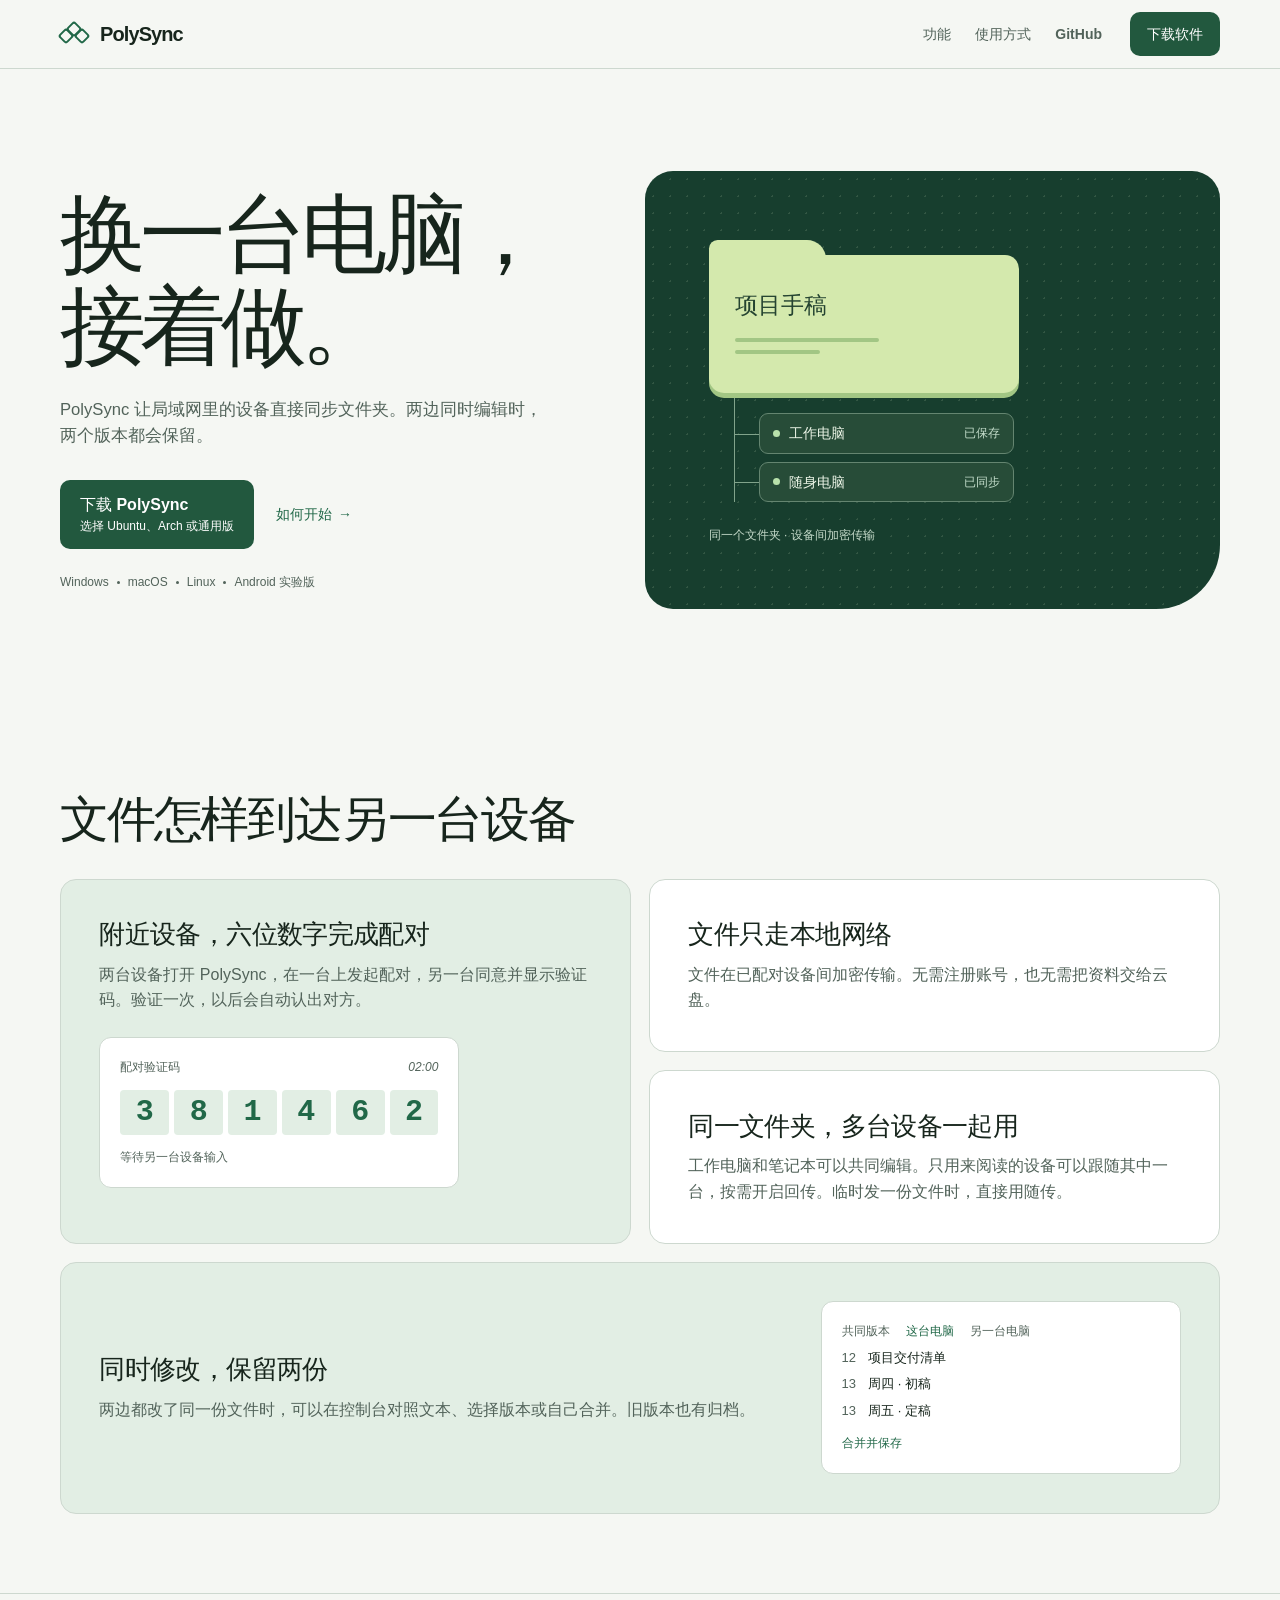
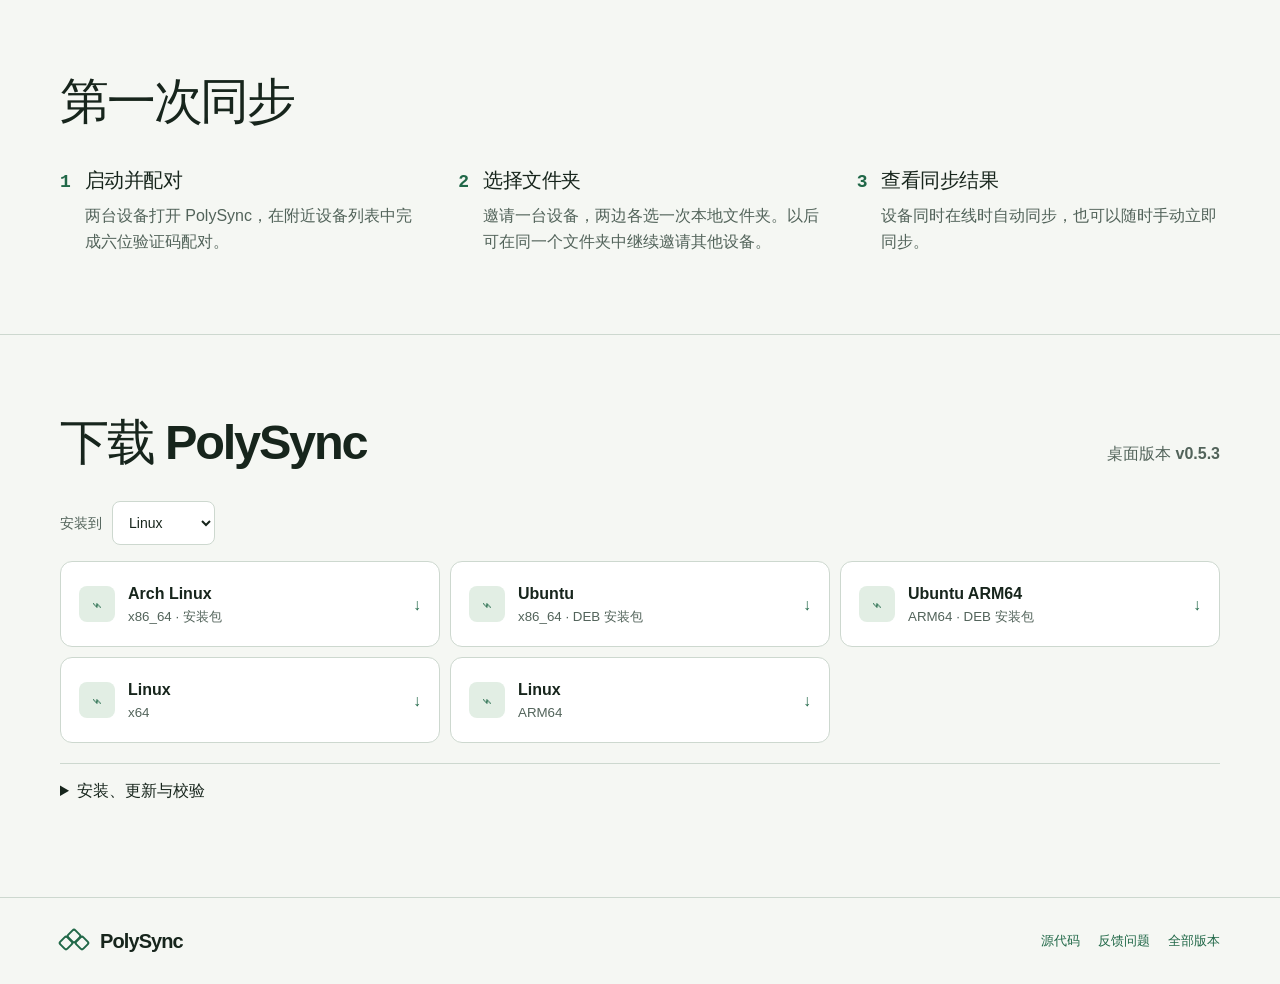
<file: site/index.html>
<!doctype html>
<html lang="zh-CN">
<head>
  <meta charset="utf-8">
  <meta name="viewport" content="width=device-width, initial-scale=1">
  <meta name="description" content="PolySync 是安全、自动、跨平台的局域网文件同步工具。">
  <meta name="color-scheme" content="light dark">
  <meta name="theme-color" media="(prefers-color-scheme: light)" content="#f5f7f3">
  <meta name="theme-color" media="(prefers-color-scheme: dark)" content="#111a15">
  <title>PolySync — 让文件自然抵达每台设备</title>
  <link rel="icon" href="./favicon.svg" type="image/svg+xml">
  <link rel="stylesheet" href="./styles.css">
</head>
<body>
  <a class="skip" href="#downloads">跳到下载</a>
  <header class="nav-wrap">
    <nav class="nav shell" aria-label="主导航">
      <a class="brand" href="#top" aria-label="PolySync 首页">
        <span class="brand-mark" aria-hidden="true"><i></i><i></i><i></i></span>
        <span>PolySync</span>
      </a>
      <div class="nav-links">
        <a href="#features">功能</a>
        <a href="#how-it-works">使用方式</a>
        <a class="nav-github" href="https://github.com/Leoforever123/Polysync" target="_blank" rel="noreferrer">GitHub</a>
      </div>
      <a class="button small nav-download" href="#downloads">下载软件</a>
    </nav>
  </header>

  <main id="top">
    <section class="hero shell">
      <div class="hero-copy">

        <h1>换一台电脑，<br>接着做。</h1>
        <p>PolySync 让局域网里的设备直接同步文件夹。两边同时编辑时，两个版本都会保留。</p>
        <div class="hero-actions">
          <a class="button primary" id="recommended-download" href="#downloads">
            <span>下载 PolySync</span>
            <small id="recommended-label">选择你的平台</small>
          </a>
          <a class="text-link" href="#how-it-works">如何开始 <span aria-hidden="true">→</span></a>
        </div>
        <div class="platform-line" aria-label="支持的平台">
          <span>Windows</span><i></i><span>macOS</span><i></i><span>Linux</span><i></i><span>Android 实验版</span>
        </div>
      </div>

      <figure class="hero-visual" aria-label="文件夹同步示意">
        <div class="folder-cover" aria-hidden="true"><span>项目手稿</span><i></i><i></i></div>
        <div class="device-track">
          <div class="device"><i class="device-dot"></i><span>工作电脑</span><small>已保存</small></div>
          <div class="device"><i class="device-dot"></i><span>随身电脑</span><small>已同步</small></div>
        </div>
        <figcaption>同一个文件夹 · 设备间加密传输</figcaption>
      </figure>
    </section>

    <section class="section shell" id="features">
      <div class="section-heading">
        <h2>文件怎样到达另一台设备</h2>
      </div>
      <div class="feature-grid">
        <article class="feature feature-wide green-card">
          <div class="feature-copy">
            <h3>附近设备，六位数字完成配对</h3>
            <p>两台设备打开 PolySync，在一台上发起配对，另一台同意并显示验证码。验证一次，以后会自动认出对方。</p>
          </div>
          <div class="pairing-demo" aria-hidden="true">
            <div class="pair-top"><span>配对验证码</span><i>02:00</i></div>
            <div class="pair-code"><b>3</b><b>8</b><b>1</b><b>4</b><b>6</b><b>2</b></div>
            <div class="pair-note"><span></span> 等待另一台设备输入</div>
          </div>
        </article>

        <article class="feature">
          <h3>文件只走本地网络</h3>
          <p>文件在已配对设备间加密传输。无需注册账号，也无需把资料交给云盘。</p>
        </article>

        <article class="feature">
          <h3>同一文件夹，多台设备一起用</h3>
          <p>工作电脑和笔记本可以共同编辑。只用来阅读的设备可以跟随其中一台，按需开启回传。临时发一份文件时，直接用随传。</p>
        </article>

        <article class="feature feature-wide merge-card">
          <div class="merge-demo" aria-hidden="true">
            <div class="merge-tabs"><span>共同版本</span><span class="active">这台电脑</span><span>另一台电脑</span></div>
            <div class="code-row"><i>12</i><span>项目交付清单</span></div>
            <div class="code-row removed"><i>13</i><span>周四 · <b>初稿</b></span></div>
            <div class="code-row added"><i>13</i><span>周五 · <b>定稿</b></span></div>
            <div class="merge-action">合并并保存</div>
          </div>
          <div class="feature-copy">
            <h3>同时修改，保留两份</h3>
            <p>两边都改了同一份文件时，可以在控制台对照文本、选择版本或自己合并。旧版本也有归档。</p>
          </div>
        </article>
      </div>
    </section>

    <section class="section workflow-section" id="how-it-works">
      <div class="shell">
        <div class="section-heading centered">
          <h2>第一次同步</h2>
        </div>
        <ol class="steps">
          <li><span>1</span><div><h3>启动并配对</h3><p>两台设备打开 PolySync，在附近设备列表中完成六位验证码配对。</p></div></li>
          <li><span>2</span><div><h3>选择文件夹</h3><p>邀请一台设备，两边各选一次本地文件夹。以后可在同一个文件夹中继续邀请其他设备。</p></div></li>
          <li><span>3</span><div><h3>查看同步结果</h3><p>设备同时在线时自动同步，也可以随时手动立即同步。</p></div></li>
        </ol>
      </div>
    </section>

    <section class="section shell downloads-section" id="downloads">
      <div class="section-heading download-heading">
        <div>
          <h2>下载 PolySync</h2>
        </div>
        <p>桌面版本 <b data-version>v0.5.3</b></p>
      </div>
      <div id="platform-picker" hidden>
        <label for="download-platform">安装到</label>
        <select id="download-platform">
          <option value="all">所有平台</option><option value="windows">Windows</option>
          <option value="mac">macOS</option><option value="linux">Linux</option><option value="android">Android</option>
        </select>
      </div>
      <div class="download-grid" id="download-grid">
        <a class="download-card" data-platform="linux" data-package="arch-x86_64" data-asset="polysync-0.5.3-1-x86_64.pkg.tar.zst" href="https://github.com/Leoforever123/Polysync/releases/download/v0.5.3/polysync-0.5.3-1-x86_64.pkg.tar.zst">
          <span class="os-icon linux" aria-hidden="true">⌁</span>
          <span class="download-copy"><strong>Arch Linux</strong><small>x86_64 · 安装包</small></span><span class="arrow">↓</span>
        </a>
        <a class="download-card" data-platform="linux" data-package="ubuntu-amd64" data-asset="polysync_0.5.3-1_amd64.deb" href="https://github.com/Leoforever123/Polysync/releases/download/v0.5.3/polysync_0.5.3-1_amd64.deb">
          <span class="os-icon linux" aria-hidden="true">⌁</span>
          <span class="download-copy"><strong>Ubuntu</strong><small>x86_64 · DEB 安装包</small></span><span class="arrow">↓</span>
        </a>
        <a class="download-card" data-platform="linux" data-package="ubuntu-arm64" data-asset="polysync_0.5.3-1_arm64.deb" href="https://github.com/Leoforever123/Polysync/releases/download/v0.5.3/polysync_0.5.3-1_arm64.deb">
          <span class="os-icon linux" aria-hidden="true">⌁</span>
          <span class="download-copy"><strong>Ubuntu ARM64</strong><small>ARM64 · DEB 安装包</small></span><span class="arrow">↓</span>
        </a>
        <a class="download-card" data-platform="windows" data-asset="polysync-windows-amd64.msi" href="https://github.com/Leoforever123/Polysync/releases/download/v0.5.3/polysync-windows-amd64.msi">
          <span class="os-icon windows" aria-hidden="true"><i></i><i></i><i></i><i></i></span>
          <span class="download-copy"><strong>Windows</strong><small>x64 · MSI 安装包</small></span><span class="arrow">↓</span>
        </a>
        <a class="download-card" data-platform="mac" data-asset="polysync-darwin-arm64" href="https://github.com/Leoforever123/Polysync/releases/download/v0.5.3/polysync-darwin-arm64">
          <span class="os-icon apple" aria-hidden="true">●</span>
          <span class="download-copy"><strong>macOS</strong><small>Apple Silicon</small></span><span class="arrow">↓</span>
        </a>
        <a class="download-card" data-platform="mac" data-asset="polysync-darwin-amd64" href="https://github.com/Leoforever123/Polysync/releases/download/v0.5.3/polysync-darwin-amd64">
          <span class="os-icon apple" aria-hidden="true">●</span>
          <span class="download-copy"><strong>macOS</strong><small>Intel</small></span><span class="arrow">↓</span>
        </a>
        <a class="download-card" data-platform="linux" data-asset="polysync-linux-amd64" href="https://github.com/Leoforever123/Polysync/releases/download/v0.5.3/polysync-linux-amd64">
          <span class="os-icon linux" aria-hidden="true">⌁</span>
          <span class="download-copy"><strong>Linux</strong><small>x64</small></span><span class="arrow">↓</span>
        </a>
        <a class="download-card" data-platform="linux" data-asset="polysync-linux-arm64" href="https://github.com/Leoforever123/Polysync/releases/download/v0.5.3/polysync-linux-arm64">
          <span class="os-icon linux" aria-hidden="true">⌁</span>
          <span class="download-copy"><strong>Linux</strong><small>ARM64</small></span><span class="arrow">↓</span>
        </a>
        <a class="download-card" data-platform="android" data-asset="polysync-android-arm64-preview.apk" href="https://github.com/Leoforever123/Polysync/releases/download/v0.5.3/polysync-android-arm64-preview.apk">
          <span class="os-icon" aria-hidden="true">A</span><span class="download-copy"><strong>Android 实验版</strong><small>Android 10+ · ARM64 · 可与 dev.4 并装</small></span><span class="arrow" aria-hidden="true">↓</span>
        </a>
      </div>
      <p id="no-platform-download" role="status" hidden>这个版本暂未提供所选平台的安装包。可切换平台，或查看<a href="https://github.com/Leoforever123/Polysync/releases">其他版本</a>。</p>
      <p class="android-note" data-note="android"><span id="android-note">已安装预览版可以直接更新，保留配对和工作区。使用 dev.4 的设备需重新配对，需要的文件可从旧应用导出。</span> 卸载会删除该应用工作区中的文件，请先导出需要保留的文件。</p>
      <details class="download-notes"><summary>安装、更新与校验</summary>
        <p data-note="linux"><b>Arch Linux：</b>点击上方安装包下载，在下载目录打开终端，运行 <code data-install="arch-x86_64">sudo pacman -U ./polysync-0.5.3-1-x86_64.pkg.tar.zst</code>，然后从应用菜单打开。无需注册 AUR。</p>
        <p data-note="linux"><b>Ubuntu：</b>下载与你的架构匹配的 DEB，双击安装。也可在终端输入 <code>sudo apt install ./</code> 后接下载的文件名。</p>
        <p data-note="windows linux mac"><b>桌面端更新：</b>等待同步和随传完成，再退出旧程序。用原安装渠道升级可保留配对和文件。</p>
        <p data-note="windows"><b>Windows：</b>推荐 MSI 安装包；<a data-portable="true" data-asset="polysync-windows-amd64.exe" href="https://github.com/Leoforever123/Polysync/releases/download/v0.5.3/polysync-windows-amd64.exe">免安装 EXE</a> 也可下载。</p>
        <p data-note="linux mac"><b>Linux 通用版 / macOS：</b>对下载的程序运行 <code>chmod +x 文件名</code>，再启动程序。</p>
        <p data-note="mac"><b>macOS：</b>当前版本未进行 Apple 开发者签名，首次运行可能需要在“隐私与安全性”中确认。</p>
        <p><a data-asset="SHA256SUMS.txt" href="https://github.com/Leoforever123/Polysync/releases/download/v0.5.3/SHA256SUMS.txt">下载 SHA-256 校验文件</a></p>
      </details>
    </section>
  </main>

  <footer>
    <div class="shell footer-inner">
      <a class="brand" href="#top"><span class="brand-mark" aria-hidden="true"><i></i><i></i><i></i></span><span>PolySync</span></a>
      <div><a href="https://github.com/Leoforever123/Polysync" target="_blank" rel="noreferrer">源代码</a><a href="https://github.com/Leoforever123/Polysync/issues" target="_blank" rel="noreferrer">反馈问题</a><a href="https://github.com/Leoforever123/Polysync/releases" target="_blank" rel="noreferrer">全部版本</a></div>
    </div>
  </footer>

  <script src="./app.js" defer></script>
</body>
</html>
</file>
<file: site/styles.css>
:root {
  color-scheme: light dark;
  --paper: #f5f7f3; --panel: #ffffff; --ink: #17251c; --muted: #52635a; --line: #cdd8cf;
  --green: #216848; --primary: #22583e; --on-primary: #fff; --soft: #e2eee4; --deep: #173e2e;
  --folder: #d4e9ad; --folder-shadow: #a2c684; --on-folder: #254431;
  --fast: 100ms; --state: 160ms; --panel-time: 200ms; --ease: cubic-bezier(.2,.8,.2,1);
  font: 100%/1.6 -apple-system,BlinkMacSystemFont,"Segoe UI","PingFang SC","Microsoft YaHei",sans-serif;
  color: var(--ink); background: var(--paper); font-synthesis: none;
}
@media (prefers-color-scheme: dark) {
  :root { --paper:#111a15; --panel:#19251d; --ink:#edf3e9; --muted:#b2c2b6; --line:#394c40;
    --green:#a5dbb6; --primary:#aad8b4; --on-primary:#12341e; --soft:#25392d; --deep:#203f2e;
    --folder:#b8d69b; --folder-shadow:#86a970; }
}
* {box-sizing:border-box}
[hidden] {display:none!important}
body {margin:0; min-width:280px}
html {scroll-behavior:smooth; scroll-padding-top:5rem}
h1,h2,h3,p,figure {margin:0}
a {color:var(--green); text-underline-offset:.2em}
:focus-visible {outline:3px solid var(--green); outline-offset:4px}
.skip {position:absolute; left:1rem; top:-5rem; z-index:30; background:var(--panel); padding:.6rem 1rem}
.skip:focus {top:.5rem}
.shell {width:min(1160px,calc(100% - 64px)); margin-inline:auto}
.nav-wrap {position:sticky; top:0; z-index:5; background:var(--paper); border-bottom:1px solid var(--line)}
.nav,.brand,.nav-links,.hero-actions,.platform-line,.folder-line,.footer-inner,.footer-inner>div {display:flex; align-items:center}
.nav {min-height:68px; gap:28px}
.brand {gap:12px; color:var(--ink); text-decoration:none; font-size:20px; font-weight:750; letter-spacing:-.045em}
.brand-mark {position:relative; width:28px; height:26px}
.brand-mark i {position:absolute; width:12px; height:12px; border:2px solid var(--green); border-radius:3px; transform:rotate(45deg); top:9px}
.brand-mark i:nth-child(2) {left:8px;top:2px}
.brand-mark i:nth-child(3) {left:16px}
.nav-links {gap:24px; margin-left:auto}
.nav a,.footer-inner a,.text-link {text-decoration:none}
.nav-links a,.text-link {font-size:14px; font-weight:580}
.nav-links a {color:var(--muted)}
.button {display:inline-flex; align-items:center; justify-content:center; border-radius:10px; padding:10px 17px; min-height:44px; text-decoration:none; font-weight:650; background:var(--primary); color:var(--on-primary); transition:transform var(--fast) var(--ease)}
.button.small {margin-left:auto; font-size:14px}
.nav-links+.button.small {margin-left:0}
.hero {display:grid; grid-template-columns:.95fr 1.05fr; align-items:center; gap:clamp(28px,5vw,80px); padding-block:clamp(58px,8vw,116px)}
h1 {font-size:clamp(50px,6.7vw,90px); font-weight:680; line-height:1.07; letter-spacing:-.065em}
.hero-copy>p {max-width:29em; margin:24px 0 30px; color:var(--muted); font-size:clamp(16px,1.3vw,19px)}
.hero-actions {gap:22px; flex-wrap:wrap}
.button.primary {min-width:180px; align-items:flex-start; flex-direction:column; padding:12px 20px}
.button.primary small {font-size:12px; font-weight:450}
.text-link {display:inline-flex; align-items:center; min-height:44px; gap:6px}
.text-link span,.arrow {display:inline-block; transition:transform var(--state) var(--ease)}
.platform-line {gap:8px; flex-wrap:wrap; color:var(--muted); margin-top:24px; font-size:12px}
.platform-line i {width:3px;height:3px;border-radius:50%;background:currentColor}
.hero-visual {position:relative; display:grid; align-content:center; padding:clamp(25px,5vw,68px); min-height:400px;
  color:#edf6e8; background:var(--deep); border-radius:28px 28px 64px 28px; overflow:hidden; isolation:isolate}
.hero-visual::before {content:"";position:absolute;inset:0;z-index:-1;opacity:.22;background-image:radial-gradient(#90ad8d 1px,transparent 1px);background-size:17px 17px}
.folder-cover {position:relative; width:min(100%,310px); height:138px; margin:20px 0 0; padding:32px 26px 18px; background:var(--folder); color:var(--on-folder); border-radius:0 14px 15px 15px; box-shadow:0 5px 0 var(--folder-shadow)}
.folder-cover::before {content:"";position:absolute;left:0;top:-15px;width:38%;height:19px; background:var(--folder);border-radius:9px 20px 0 0}
.folder-cover span {font-size:23px;font-weight:680}
.folder-cover i {display:block; width:56%; height:4px; margin-top:14px; background:var(--folder-shadow); border-radius:3px}
.folder-cover i+i {width:33%; margin-top:8px}
.device-track {margin-left:25px; padding:20px 0 0 24px; border-left:1px solid #81a38b}
.device {position:relative;display:flex;align-items:center;gap:9px;width:min(100%,255px);background:#274c38;border:1px solid #648570;border-radius:9px;padding:8px 13px;font-size:14px}
.device+.device {margin-top:8px}
.device::before {position:absolute;content:"";top:50%;left:-25px;width:24px;height:1px;background:#81a38b}
.device-dot {width:7px;height:7px;border-radius:50%;background:#b8e1ab}
.device small {margin-left:auto;color:#c6dfcd}
figcaption {margin-top:24px;font-size:12px;color:#c4d9c9}
.section {padding-block:clamp(60px,6.2vw,95px)}
.section-heading {margin-bottom:30px}
h2 {font-size:clamp(30px,3.8vw,50px);letter-spacing:-.045em;line-height:1.18}
h3 {font-size:clamp(19px,2vw,26px);line-height:1.32;letter-spacing:-.025em}
.feature-grid {display:grid;grid-template-columns:repeat(2,minmax(0,1fr));gap:18px}
.feature {position:relative; overflow:hidden; padding:clamp(22px,3vw,42px); border:1px solid var(--line);border-radius:16px;background:var(--panel)}
.feature p,.steps p,.download-heading>p {color:var(--muted);margin-top:10px}
.feature-wide {display:flex; flex-direction:column; gap:24px}
.green-card {grid-row:span 2;background:var(--soft)}
.android-note {color:var(--muted);font-size:14px;margin-top:12px}
.pairing-demo,.merge-demo {background:var(--panel);border:1px solid var(--line);border-radius:12px;padding:20px;max-width:360px;width:100%}
.pair-top,.pair-note,.merge-tabs,.merge-action {font-size:12px;color:var(--muted)}
.pair-top {display:flex;justify-content:space-between}
.pair-code {display:grid;grid-template-columns:repeat(6,1fr);gap:5px;margin:13px 0}
.pair-code b {text-align:center;background:var(--soft);color:var(--green);border-radius:4px;font:650 clamp(19px,2.5vw,30px)/1.5 ui-monospace,monospace}
.merge-card {grid-column:1/-1;flex-direction:row-reverse;align-items:center;justify-content:space-between;gap:6%;background:var(--soft)}
.merge-tabs {display:flex;gap:16px;flex-wrap:wrap}
.merge-tabs .active {font-weight:650;color:var(--green)}
.code-row {display:flex;gap:12px;font-size:13px;margin-top:6px}
.code-row i {color:var(--muted);font-style:normal}
.merge-action {margin-top:12px;color:var(--green)}
.workflow-section {border-block:1px solid var(--line)}
.steps {margin:36px 0 0;padding:0;list-style:none;display:grid;grid-template-columns:repeat(3,minmax(0,1fr));gap:35px}
.steps li {display:flex;align-items:baseline;gap:14px}
.steps li>span {color:var(--green);font:650 18px ui-monospace,monospace}
.steps h3 {font-size:20px}
.download-heading {display:flex;align-items:baseline;justify-content:space-between;gap:16px;flex-wrap:wrap}
#platform-picker {display:flex;align-items:center;gap:10px;margin-bottom:16px;color:var(--muted);font-size:14px}
select,summary {font:inherit;color:var(--ink);cursor:pointer}
select {min-height:44px;padding:5px 12px;background:var(--panel);border:1px solid var(--line);border-radius:8px}
.download-grid {display:grid;grid-template-columns:repeat(3,minmax(0,1fr));gap:10px}
.download-card {display:flex;align-items:center;gap:13px;min-height:86px;padding:14px 18px;background:var(--panel);color:var(--ink);border:1px solid var(--line);border-radius:12px;text-decoration:none;transition:border-color var(--state) var(--ease),transform var(--fast) var(--ease)}
.download-card.recommended {border-color:var(--green)}
.os-icon {display:grid;place-items:center;width:36px;height:36px;flex:0 0 auto;background:var(--soft);color:var(--green);border-radius:8px;font-size:18px}
.os-icon.windows {grid-template-columns:repeat(2,1fr);gap:2px;padding:8px}
.os-icon.windows i {width:100%;height:9px;background:var(--green)}
.download-copy strong,.download-copy small {display:block}
.download-copy small {color:var(--muted)}
.arrow {margin-left:auto;color:var(--green)}
.download-notes {margin-top:20px;border-top:1px solid var(--line);color:var(--muted)}
.download-notes summary {padding:14px 0;font-weight:620;width:fit-content}
.download-notes p {margin:9px 0;font-size:14px;overflow-wrap:anywhere}
code {color:var(--ink);background:var(--soft);border-radius:4px;padding:2px 4px}
footer {border-top:1px solid var(--line);padding:27px 0}
.footer-inner {justify-content:space-between;gap:20px;flex-wrap:wrap}
.footer-inner>div {gap:18px;flex-wrap:wrap}
.footer-inner>div a {font-size:13px}
@media (hover:hover) and (pointer:fine) {
  .nav-links a:hover,.footer-inner a:hover {color:var(--green);text-decoration:underline}
  .text-link:hover span {transform:translateX(3px)}
  .download-card:hover {border-color:var(--green)}
  .download-card:hover .arrow {transform:translateY(2px)}
}
.button:active,.download-card:active {transform:scale(.985)}
@media (max-width:800px) {
  .hero {grid-template-columns:1fr 1fr;gap:22px}
  .hero-visual {padding:25px;min-height:340px}
  .download-grid {grid-template-columns:repeat(2,minmax(0,1fr))}
}
@media (max-width:650px) {
  .shell {width:calc(100% - 36px)}
  .nav {min-height:60px;gap:12px;justify-content:space-between}
  .nav-links {display:none}
  .hero {grid-template-columns:1fr;padding-block:45px 18px}
  .hero-visual {min-height:0;border-radius:18px 18px 38px 18px}
  .folder-cover {height:98px;padding:15px 20px}
  .device-track {padding-top:13px}
  .hero-copy>p {margin:16px 0 20px}
  .platform-line {margin-top:14px}
  .feature-grid,.steps,.download-grid {grid-template-columns:1fr}
  .merge-card {flex-direction:column-reverse;align-items:start;gap:18px}
  .steps {gap:24px}
}
@media (prefers-reduced-motion:reduce) {
  html {scroll-behavior:auto}
  *,*::before,*::after {animation:none!important;transition:none!important}
  .button:active,.download-card:active,.text-link:hover span,.download-card:hover .arrow {transform:none}
}
</file>
